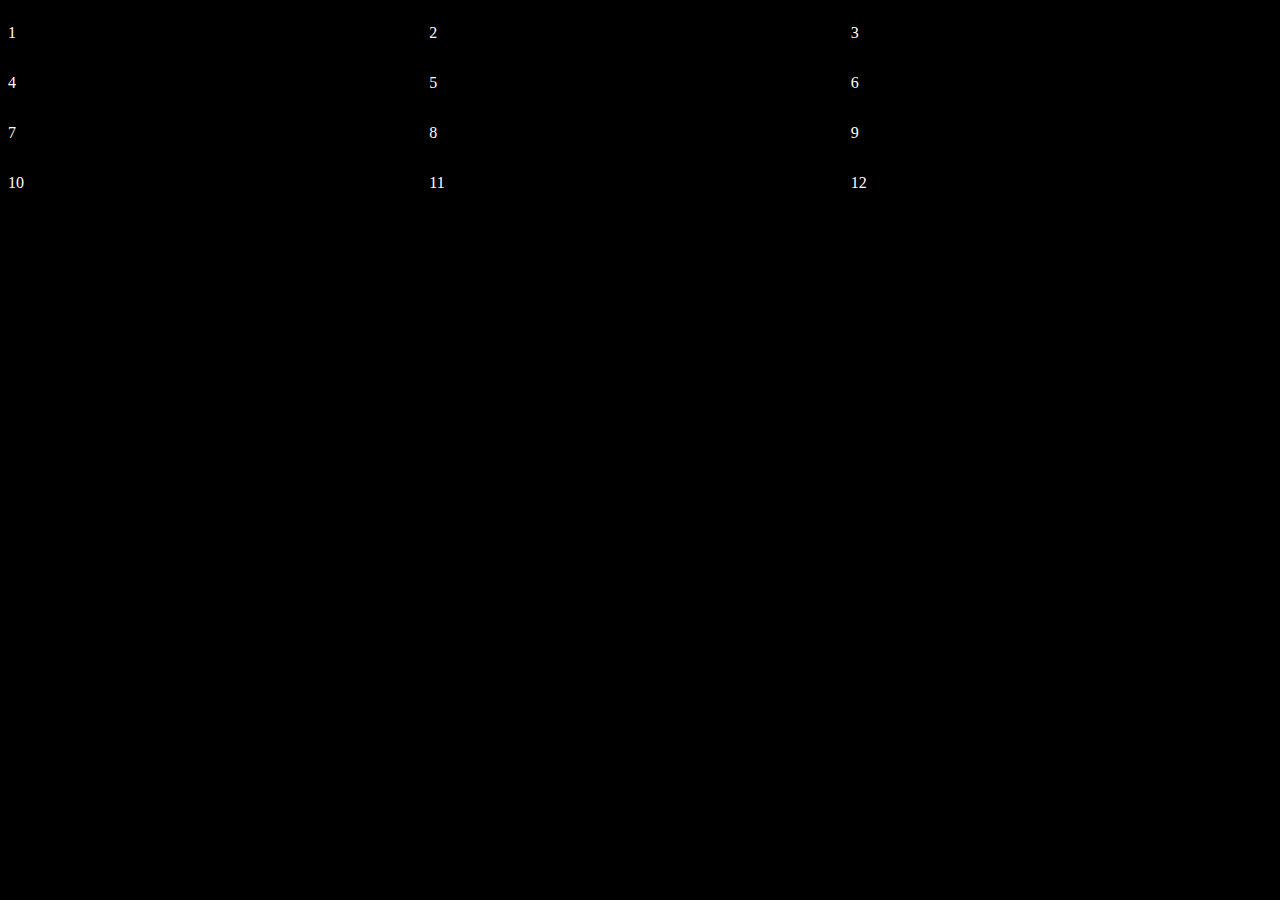
<file: grid-intro/index.html>
<!DOCTYPE html>
<html lang="en">
<head>
    <meta charset="UTF-8">
    <meta name="viewport" content="width=device-width, initial-scale=1.0">
    <title>Document</title>
    <link rel="stylesheet" href="./style.css">
</head>
<body>
    <!-- div.container>p*12 -->
    <div class="container">
        <p class="three">3</p>
        <p class="two">2</p>
        <p class="nine">9</p>
        <p class="four">4</p>
        <p class="five">5</p>
        <p class="eleven">11</p>
        <p class="seven">7</p>
        <p class="eight">8</p>
        <p class="one">1</p>
        <p class="ten">10</p>
        <p class="six">6</p>
        <p class="twelve">12</p>
    </div>
</body>
</html>
</file>
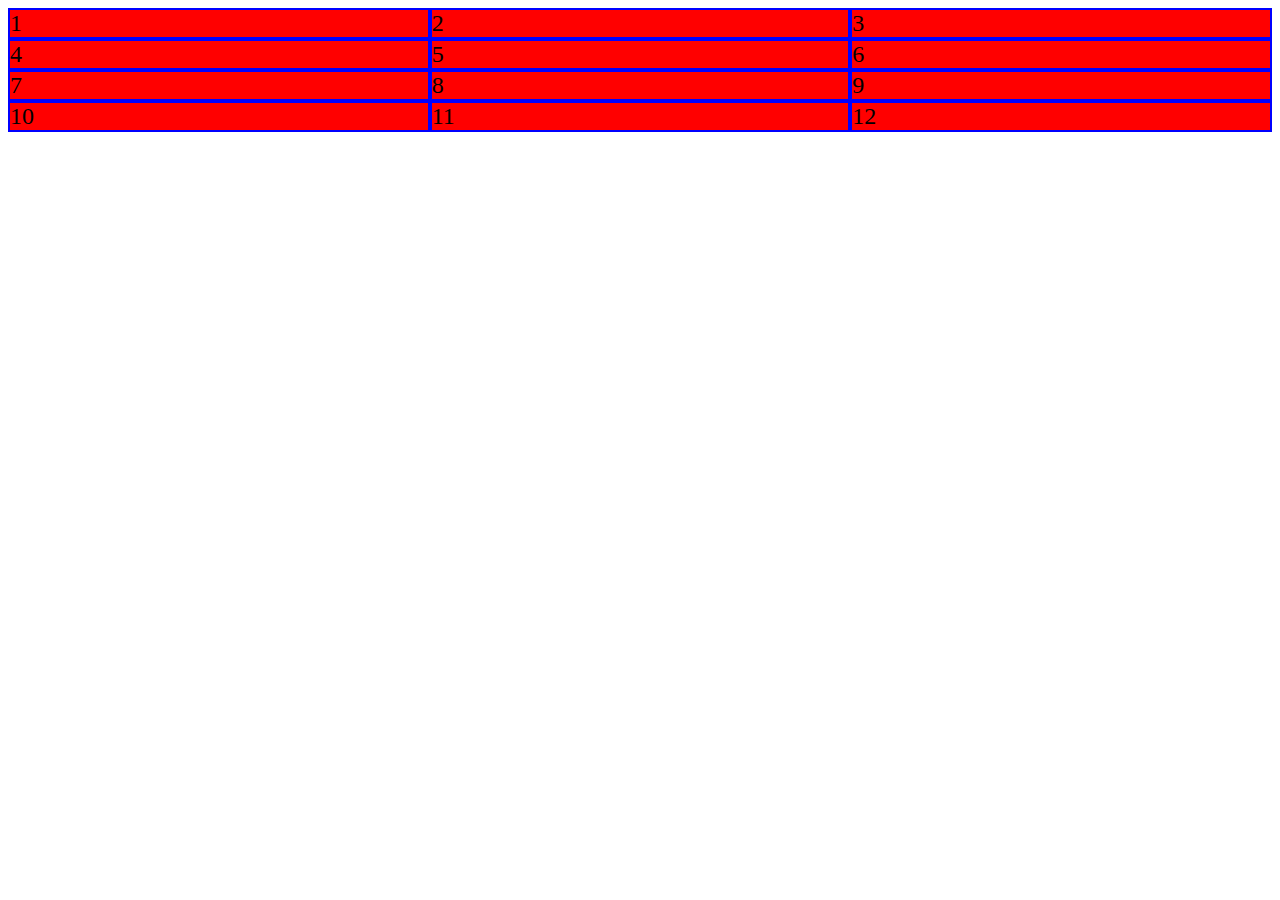
<file: grid-playground/index.html>
<!DOCTYPE html>
<html lang="en">
  <head>
    <meta charset="UTF-8" />
    <meta name="viewport" content="width=device-width, initial-scale=1.0" />
    <title>Grid</title>
    <link rel="stylesheet" href="./styles.css" />
  </head>
  <body>
    <div class="grid">
      <p></p>
      <p></p>
      <p></p>
      <p></p>
      <p></p>
      <p></p>
      <p></p>
      <p></p>
      <p></p>
      <p></p>
      <p></p>
      <p></p>
    </div>
  </body>
</html>
</file>
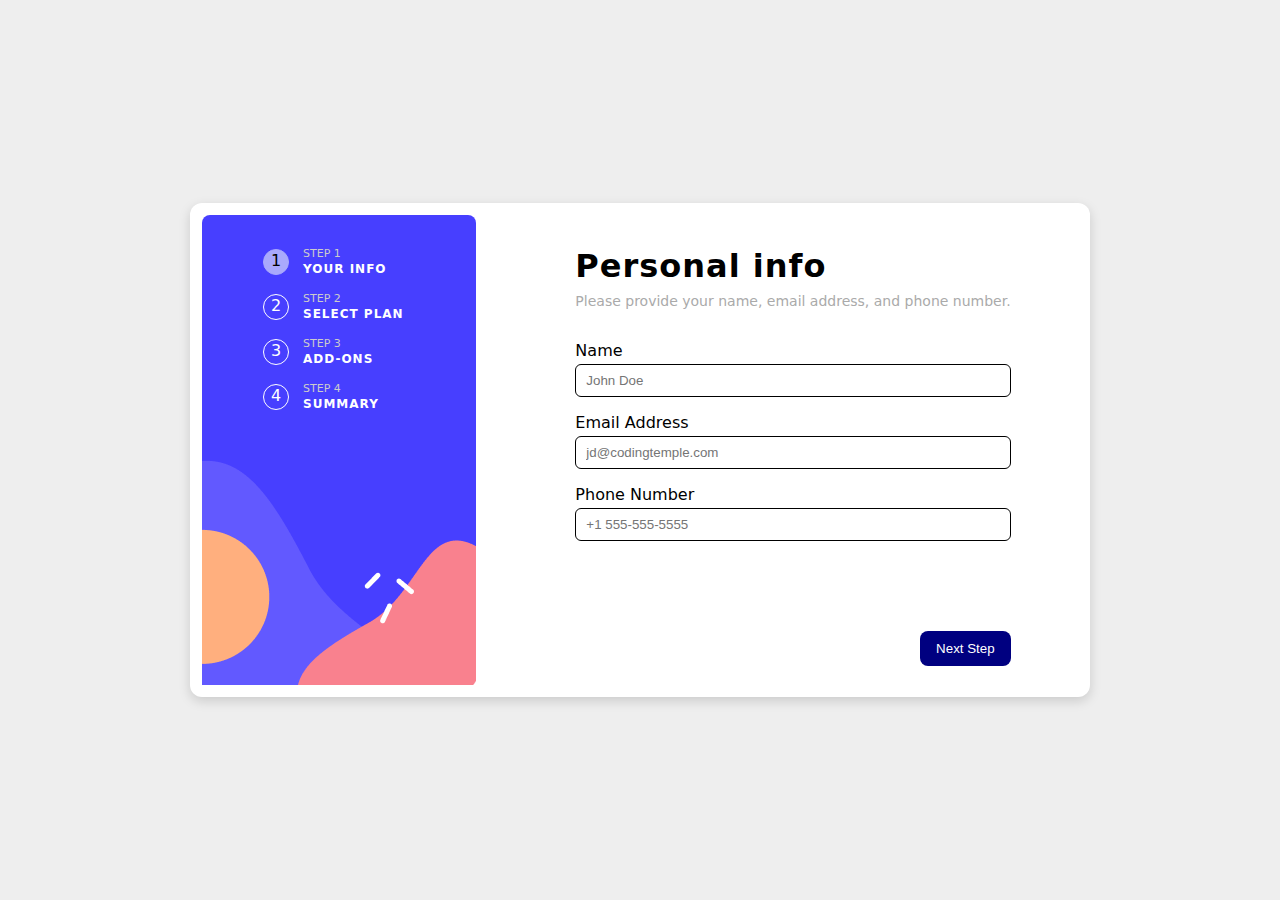
<file: homework-review/index.html>
<!DOCTYPE html>
<html lang="en">
  <head>
    <meta charset="UTF-8" />
    <meta name="viewport" content="width=device-width, initial-scale=1.0" />
    <title>Personal Info HW</title>
    <link rel="stylesheet" href="./styles.css" />
  </head>
  <body>
    <main>
      <aside>
        <ol>
          <li>
            <div>
              <p class="text-light">Step 1</p>
              <p>Your Info</p>
            </div>
          </li>
          <li>
            <div>
              <p class="text-light">Step 2</p>
              <p>Select Plan</p>
            </div>
          </li>
          <li>
            <div>
              <p class="text-light">Step 3</p>
              <p>Add-ons</p>
            </div>
          </li>
          <li>
            <div>
              <p class="text-light">Step 4</p>
              <p>Summary</p>
            </div>
          </li>
        </ol>
        <img src="./graphic.png" alt="" />
      </aside>
      <section>
        <h1>Personal info</h1>
        <h2>Please provide your name, email address, and phone number.</h2>
        <form action="">
          <label for="name">Name</label>
          <input type="text" name="name" placeholder="John Doe" />

          <label for="email">Email Address</label
          ><input type="email" name="email" placeholder="jd@codingtemple.com" />

          <label for="phone">Phone Number</label>
          <input type="tel" name="phone" placeholder="+1 555-555-5555" />

          <button>Next Step</button>
        </form>
      </section>
    </main>
  </body>
</html>
</file>
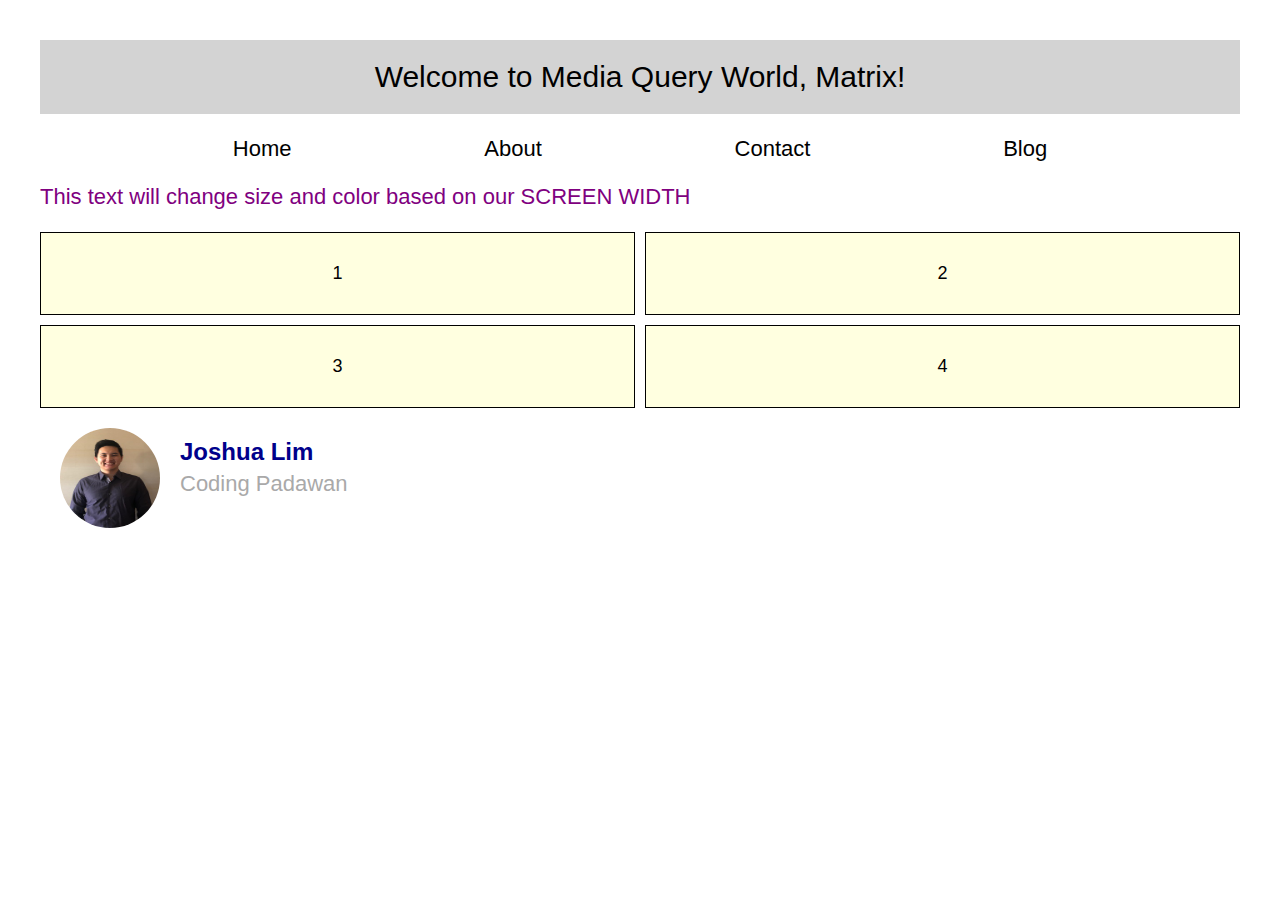
<file: media-query-demo/index.html>
<!DOCTYPE html>
<html lang="en">
<head>
    <meta charset="UTF-8">
    <meta name="viewport" content="width=device-width, initial-scale=1.0">
    <title>Document</title>
    <link rel="stylesheet" href="./style.css">
</head>
<body>
    <header>Welcome to Media Query World, Matrix!</header>
    <nav>
        <ul>
            <li class="nav-li">Home</li>
            <li class="nav-li">About</li>
            <li class="nav-li">Contact</li>
            <li class="nav-li">Blog</li>
        </ul>
    </nav>
    <main>
        <p>This text will change size and color based on our SCREEN WIDTH</p>
        <div class="grid-container">
            <div>1</div>
            <div>2</div>
            <div>3</div>
            <div>4</div>
        </div>
        <section class="flex-profile">
            <img class="profile-pic" src="image.jpg" alt="profile picture">
            <div class="profile-info">
                <h2>Joshua Lim</h2>
                <p>Coding Padawan</p>
            </div>
        </section>
    </main>
</body>
</html>
</file>
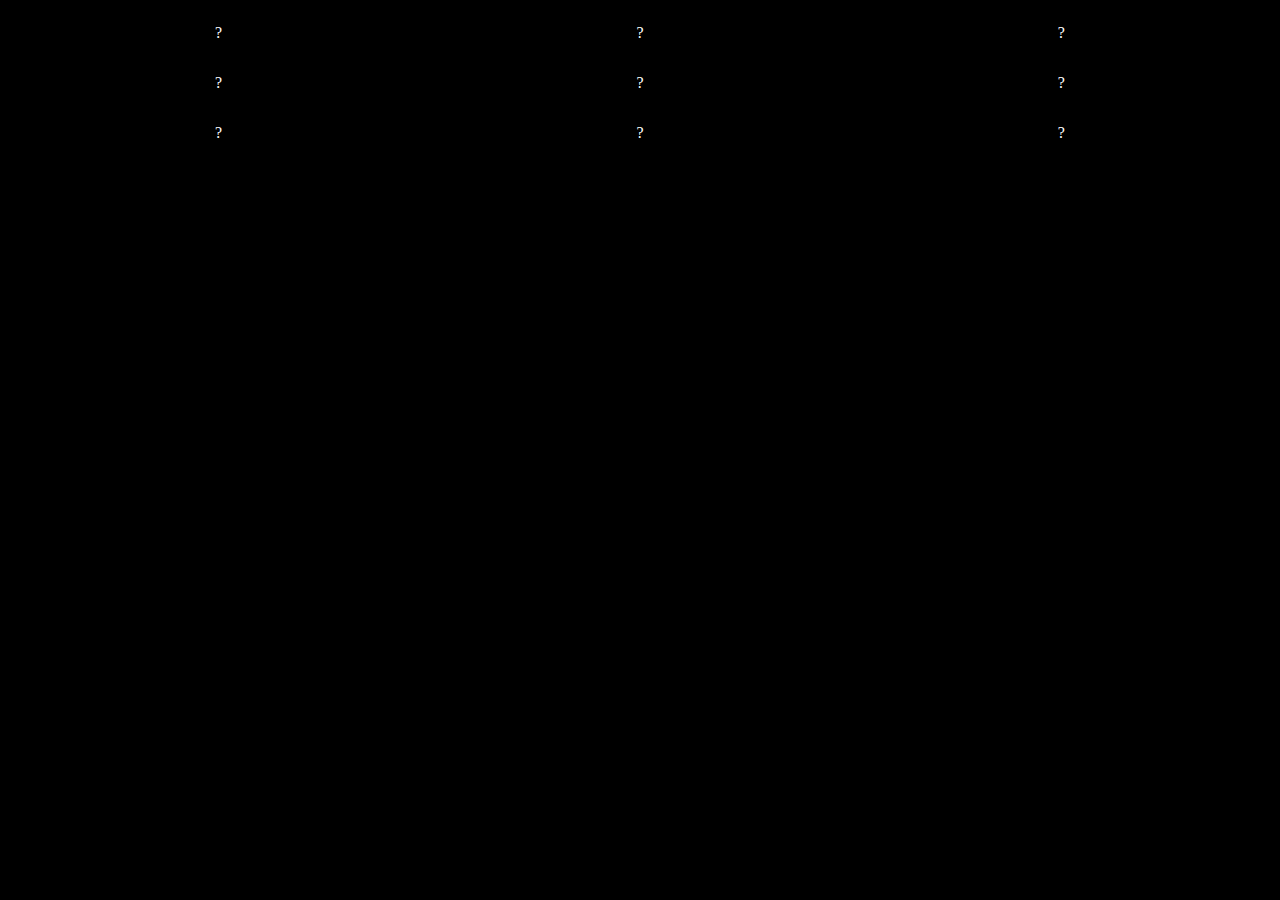
<file: tictactoe/index.html>
<!DOCTYPE html>
<html lang="en">
<head>
    <meta charset="UTF-8">
    <meta name="viewport" content="width=device-width, initial-scale=1.0">
    <title>Document</title>
    <link rel="stylesheet" href="./styles.css">
</head>
<body>
    <div class="container">
        <p id="box1">?</p>
        <p id="box2">?</p>
        <p id="box3">?</p>
        <p id="box4">?</p>
        <p id="box5">?</p>
        <p id="box6">?</p>
        <p id="box7">?</p>
        <p id="box8">?</p>
        <p id="box9">?</p>
    </div>
</body>
</html>
</file>
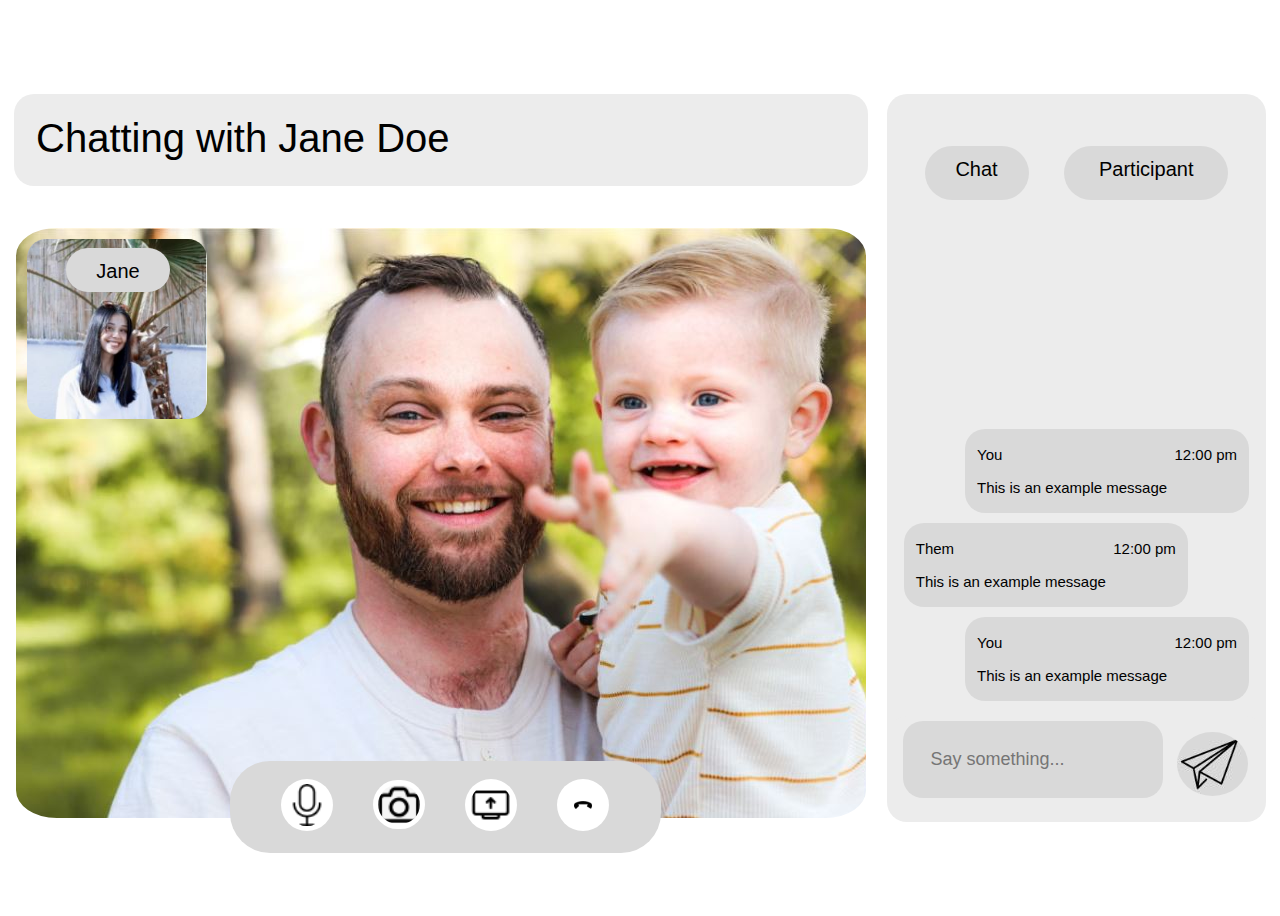
<file: w1d3homework/index.html>
<!DOCTYPE html>
<html lang="en">
<head>
    <meta charset="UTF-8">
    <meta name="viewport" content="width=device-width, initial-scale=1.0">
    <title>Document</title>
    <link rel="stylesheet" href="./styles.css">
</head>
<body>
    <div class="main">
        <p class="jane-chat">Chatting with Jane Doe</p>
        <div>
            <div class="man-image"><div>
                <img class="jane-image" src="jane.JPG" alt="A picture of Jane">
                <p class="jane-circle">Jane</p>
                <div class="call-functions">
                    <p class="mic-container"><img class="call-icons mic-icon" src="mic.png" alt="A mic icon"></p>
                    <p class="camera-container"><img class="call-icons camera-icon" src="camera.png" alt="A camera icon"></p>
                    <p class="cast-container"><img class="call-icons cast-icon" src="cast.png" alt="A cast icon"></p>
                    <p class="phone-container"><img class="call-icons phone-icon" src="phone2.png" alt="A phone icon"></p>
                </div>
            </div>
        </div>
            <!-- <img class="man-image" src="./man.JPG" alt=""> -->
        </div>
        <div class="chat-log">
            <div class="chat-top">
                <p class="chat-participant chat-circle">Chat</p>
                <p class="chat-participant participant-circle">Participant</p>
            </div>
            <div class="chat-middle">
                <div class="chat-message chat-you">
                    <p class="chat-sender">You</p>
                    <p class="chat-time">12:00 pm</p>
                    <p class="chat-content">This is an example message</p>
                </div>
                <div class="chat-message chat-them">
                    <p class="chat-sender">Them</p>
                    <p class="chat-time">12:00 pm</p>
                    <p class="chat-content">This is an example message</p>
                </div>
                <div class="chat-message chat-you">
                    <p class="chat-sender">You</p>
                    <p class="chat-time">12:00 pm</p>
                    <p class="chat-content">This is an example message</p>
                </div>
            </div>
            <div class="chat-bottom">
                <input class="chat-send" type="text" placeholder="Say something..." style="font-size: large;">
                <img class="send-button" src="./plane2.JPG" alt="">
            </div>
        </div>
    </div>
</body>
</html>
</file>
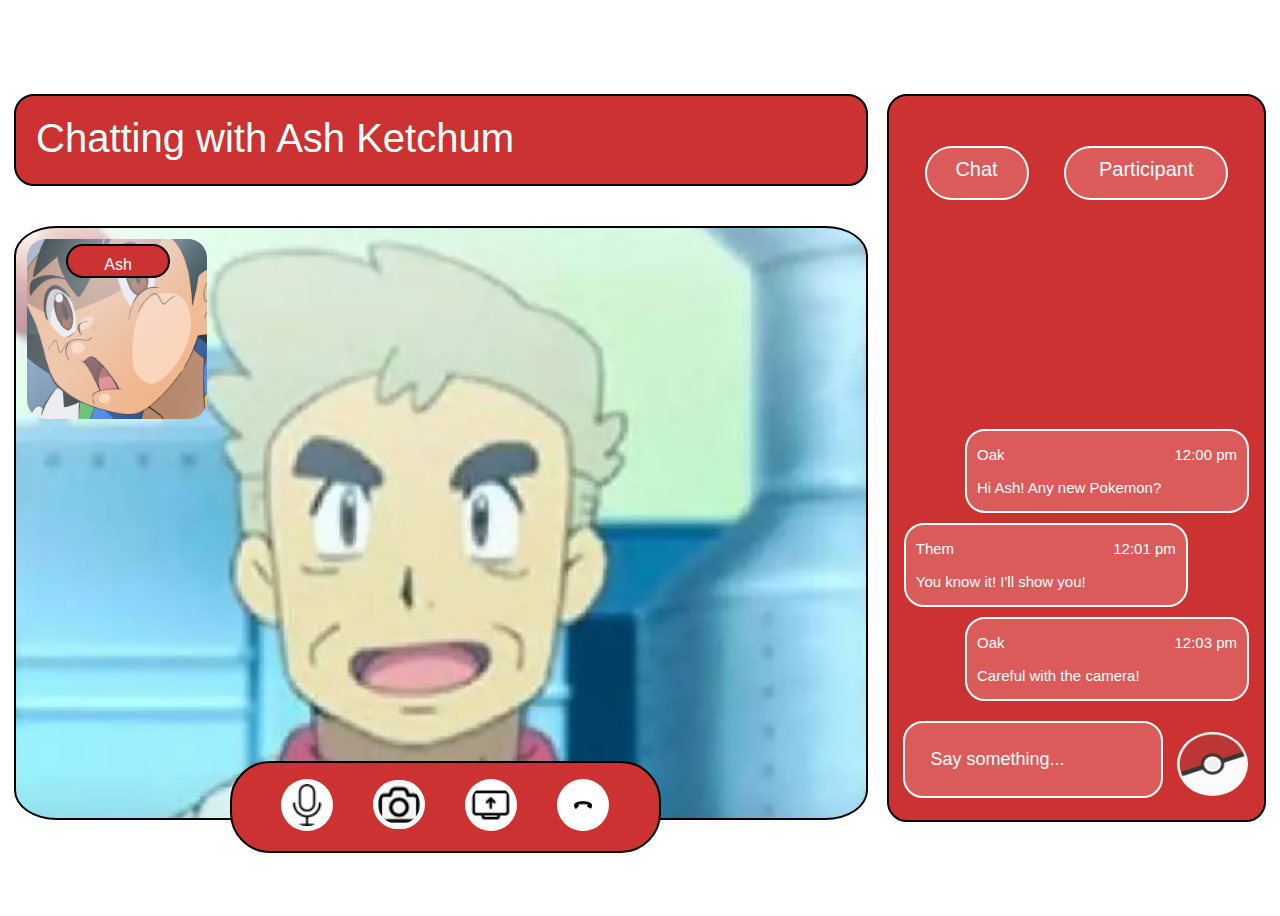
<file: w1d3homework/indexfun.html>
<!DOCTYPE html>
<html lang="en">
<head>
    <meta charset="UTF-8">
    <meta name="viewport" content="width=device-width, initial-scale=1.0">
    <title>Document</title>
    <link rel="stylesheet" href="./stylesfun.css">
</head>
<body>
    <div class="main">
        <p class="jane-chat">Chatting with Ash Ketchum</p>
        <div>
            <div class="man-image"><div>
                <img class="jane-image" src="ash-k.jpg" alt="A picture of Jane">
                <p class="jane-circle">Ash</p>
                <div class="call-functions">
                    <p class="mic-container"><img class="call-icons mic-icon" src="mic.png" alt="A mic icon"></p>
                    <p class="camera-container"><img class="call-icons camera-icon" src="camera.png" alt="A camera icon"></p>
                    <p class="cast-container"><img class="call-icons cast-icon" src="cast.png" alt="A cast icon"></p>
                    <p class="phone-container"><img class="call-icons phone-icon" src="phone2.png" alt="A phone icon"></p>
                </div>
            </div>
        </div>
            <!-- <img class="man-image" src="./man.JPG" alt=""> -->
        </div>
        <div class="chat-log">
            <div class="chat-top">
                <p class="chat-participant chat-circle">Chat</p>
                <p class="chat-participant participant-circle">Participant</p>
            </div>
            <div class="chat-middle">
                <div class="chat-message chat-you">
                    <p class="chat-sender">Oak</p>
                    <p class="chat-time">12:00 pm</p>
                    <p class="chat-content">Hi Ash! Any new Pokemon?</p>
                </div>
                <div class="chat-message chat-them">
                    <p class="chat-sender">Them</p>
                    <p class="chat-time">12:01 pm</p>
                    <p class="chat-content">You know it! I'll show you!</p>
                </div>
                <div class="chat-message chat-you">
                    <p class="chat-sender">Oak</p>
                    <p class="chat-time">12:03 pm</p>
                    <p class="chat-content">Careful with the camera!</p>
                </div>
            </div>
            <div class="chat-bottom">
                <input class="chat-send" type="text" placeholder="Say something..." style="font-size: large">
                <img class="send-button" src="./pokeball2.png" alt="">
            </div>
        </div>
    </div>
</body>
</html>
</file>
<file: grid-intro/style.css>
body {
    background-color: black;
    color: white;
}

.container {
    display: grid;
    grid-template-columns: 1fr 1fr 1fr; /* By making 1fr, it makes that many even columns */
    grid-template-rows: 1fr 1fr 1fr 1fr; /* By making 1fr, it makes that many even rows */
    grid-template-areas:
    "area-one area-two area-three"
    "area-four area-five area-six"
    "area-seven area-eight area-nine"
    "area-ten area-eleven area-twelve"
    ;
}

@media (max-width: 380px) {
    .container {
            display: grid;
    grid-template-columns: 1fr 1fr; /* By making 1fr, it makes that many even columns */
    grid-template-rows: 1fr 1fr 1fr 1fr; /* By making 1fr, it makes that many even rows */
    grid-template-areas:
    "area-one area-two"
    "area-three area-four"
    "area-five area-six"
    "area-seven area-eight"
    "area-nine area-ten"
    "area-eleven area-twelve";
    gap: 2px 5px; /* Same thing as two lines below combined */
    /* row-gap: 2px;
    column-gap: 5px; */
    }
}

.one {
    grid-area: area-one
}

.two {
    grid-area: area-two
}

.three {
    grid-area: area-three
}

.four {
    grid-area: area-four
}

.five {
    grid-area: area-five
}

.six {
    grid-area: area-six
}

.seven {
    grid-area: area-seven
}

.eight {
    grid-area: area-eight
}

.nine {
    grid-area: area-nine
}

.ten {
    grid-area: area-ten
}

.eleven {
    grid-area: area-eleven
}

.twelve {
    grid-area: area-twelve
}

/*  */
</file>
<file: grid-playground/styles.css>
.grid > * {
    margin: 0;
    padding: 0;
  }
  p {
    background: red;
    border: 2px solid blue;
    counter-increment: p;
  }
  
  p::before {
    content: counter(p);
    font-size: 24px;
  }
  
  /* .grid {
    display: grid;
    grid-template-columns: 100px 100px 100px 100px;
    grid-template-columns: repeat(4, 100px);
    grid-template-rows: auto;
    gap: 24px;
  }
  
  p:nth-of-type(1) {
    grid-column: span 2;
  }
  
  p:nth-of-type(5) {
    grid-column: span 3;
    grid-row: span 3;
    grid-column-start: 2;
    grid-column-end: 5;
    grid-row-start: 3;
    grid-row-end: 5;
  } */
  
  .grid {
    display: grid;
    grid-template-areas:
      "one two three"
      "four five six"
      "seven eight nine"
      "ten eleven twelve";
  }
  
  p:nth-of-type(1) {
    grid-area: one;
  }
  
  p:nth-of-type(2) {
    grid-area: two;
  }
  p:nth-of-type(3) {
    grid-area: three;
  }
  p:nth-of-type(4) {
    grid-area: four;
  }
  p:nth-of-type(5) {
    grid-area: five;
  }
  p:nth-of-type(6) {
    grid-area: six;
  }
  p:nth-of-type(7) {
    grid-area: seven;
  }
  p:nth-of-type(8) {
    grid-area: eight;
  }
  p:nth-of-type(9) {
    grid-area: nine;
  }
  p:nth-of-type(10) {
    grid-area: ten;
  }
  p:nth-of-type(11) {
    grid-area: eleven;
  }
  p:nth-of-type(12) {
    grid-area: twelve;
  }
  
  @media (max-width: 800px) {
    .grid {
      grid-template-areas:
        "one two"
        "three four"
        "five six"
        "seven eight"
        "nine ten"
        "eleven twelve";
    }
  }
  
  @media (max-width: 600px) {
    .grid {
      grid-template-areas: none !important;
      grid-template-columns: 1fr;
    }
    p {
      grid-area: none !important;
    }
  }
</file>
<file: homework-review/styles.css>
* {
    margin: 0;
    padding: 0;
    box-sizing: border-box;
  }
  
  html {
    font-family: system-ui, -apple-system, BlinkMacSystemFont, "Segoe UI", Roboto,
      Oxygen, Ubuntu, Cantarell, "Open Sans", "Helvetica Neue", sans-serif;
  }
  
  body {
    background-color: #eeeeee;
    display: flex;
    justify-content: center;
    align-items: center;
    min-height: 100vh; /* makes sure the body takes up the whole height of the screen */
    padding: 16px;
  }
  
  main {
    display: flex;
    background-color: #ffffff;
    max-width: 900px;
    width: 100%;
    margin: 0 auto;
    border-radius: 12px;
    box-shadow: 0 4px 12px rgba(0, 0, 0, 0.15);
    padding: 12px;
    gap: 32px;
    justify-content: space-between;
  }
  
  aside {
    background-color: #473fff;
    color: #ffffff;
    border-radius: 8px;
    overflow-y: clip;
  }
  
  ol {
    --spacing: 64px;
    list-style-type: none;
    padding: calc(var(--spacing) / 2) var(--spacing) 0 var(--spacing);
    margin: 0 auto;
    max-width: 200px;
  }
  
  li {
    position: relative;
    counter-increment: li;
  }
  
  li::before {
    content: counter(li);
    text-align: center;
    width: 24px;
    aspect-ratio: 1 / 1;
    border-radius: 50%;
    border: 1px solid #ffffff;
    position: absolute;
    left: -40px;
    top: 50%;
    transform: translateY(-50%);
    line-height: 1.4;
  }
  
  li:first-of-type::before {
    /* filter: invert(1); inverts the colors of an element */
    color: black;
    background-color: rgb(169, 169, 252);
    border-color: rgb(169, 169, 252);
  }
  
  li:not(:last-of-type) {
    margin-bottom: 16px;
  }
  
  li p {
    text-transform: uppercase;
    font-size: 12px;
    min-width: max-content;
    font-weight: 600;
    margin-bottom: 2px;
  }
  
  li p:not([class]) {
    letter-spacing: 1px;
  }
  
  .text-light {
    font-weight: 300;
    color: #cccccc;
    font-size: 11px;
  }
  
  aside img {
    transform: translateY(4px);
  }
  
  section {
    max-width: 550px;
    padding: 0 24px;
    margin: 0 auto;
  }
  
  h1 {
    padding-top: 32px;
    letter-spacing: 1px;
    margin-bottom: 8px;
  }
  
  h2 {
    font-size: 14px;
    font-weight: 400;
    color: #aaaaaa;
    margin-bottom: 32px;
  }
  
  form {
    display: flex;
    flex-flow: column nowrap;
  }
  
  label {
    font-weight: 500;
    margin-bottom: 4px;
  }
  
  input {
    margin-bottom: 16px;
    padding: 8px 10px;
    border-radius: 6px;
    outline: none;
    border: 1px solid black;
  }
  
  input:last-of-type {
    margin-bottom: 90px;
  }
  
  button {
    align-self: flex-end;
    border: none;
    outline: none;
    background: navy;
    color: white;
    padding: 10px 16px;
    border-radius: 8px;
  }
</file>
<file: media-query-demo/style.css>
body {
    font-family: 'Arial', sans-serif; /* Arial has '' but sans-serif doesn't because it is generic name vs family name */
    margin: 40px;
}

/* Default Styles */

header{
    background-color: lightgrey;
    padding: 20px;
    text-align: center;
}

nav ul {
    display: flex;
    list-style-type: none;
    justify-content: space-around;
    padding: 0;

}

main p {
    font-size: 16px;
    color: black;
}

.grid-container {
    display: grid;
    grid-gap: 10px;
    grid-template-columns: repeat(2,1fr);

}

.grid-container > div {
    padding: 20px;
    border: 1px solid black;
    text-align: center;
    background-color: lightyellow;
}

/* FLEXBOX PROFILE SECTION */

.flex-profile {
    display: flex;
    gap: 20px;
    align-items: center;
}

.profile-pic {
    width: 100px;
    height: 100px;
    border-radius: 50%;
}

.profile-info h2 {
    margin: 0;
    color: darkblue;
}

.profile-info p{
    margin-top: 5px;
    color: darkgray;
}

/* MOBILE LANDSCAPE */

@media (max-width: 767px) {  /* The styles in this block are only going to be applied when at the screen size of 767px */
    main p {
        font-size: 18px;
        color: blue;
    }

    nav ul {
        flex-direction: column;
        text-align: center;
    }

    .nav-li {
        padding: 8px;
        font-size: 18px;
    }

    .flex-profile {
        justify-content: center;
        padding: 10px;
    }

    .grid-container {
        grid-template-columns: repeat(1,1fr);
        row-gap: 20px;
        padding: 20px 0px;
    }

    .grid-container > div {
        padding: 30px 0px;
    }

    header {
        font-size: 22px;
    }
}

/* TABLET LANDSCAPE */

@media (min-width: 768px) and (max-width: 1023px) {
    main p {
        font-size: 20px;
        color: green;
    }

    header {
        font-size: 25px;
    }

    nav ul {
        font-size: 18px;
        padding: 10px 0px;
    }

    .grid-container {
        grid-template-columns: repeat(2, fr);
        column-gap: 20px;
        row-gap: 20px;
        padding: 20px 0px;
    }

    .grid-container > div {
        padding: 25px 0px;
    }

    .flex-profile {
        padding: 10px;
    }
}

/* DESKTOP LANDSCAPE */

@media (min-width: 1024px) {

    header {
        display: flex;
        justify-content: center;
        align-items: center;
        font-size: 30px;
    }

    nav ul {
        justify-content: space-evenly;
        font-size: 22px;
    }

    main p {
        font-size: 22px;
        color: purple;
    }

    .grid-container {
        grid-template-columns: repeat(2, 1fr);
    }

    .grid-container > div {
        padding: 30px 0px;
        font-size: 18px;
    }

    .flex-profile {
        padding: 20px;
    }
}



/*  */
</file>
<file: tictactoe/styles.css>
body {
    background-color: black;
    color: white;
}

.container {
    display: grid;
    grid-template-columns: 1fr 1fr 1fr;
    grid-template-rows: 1fr 1fr 1fr;
    grid-template-areas:
    "area-one area-two area-three"
    "area-four area-five area-six"
    "area-seven area-eight area-nine"
    ;
}


#box1 {
    grid-area: area-one
}

#box2 {
    grid-area: area-two
}

#box3 {
    grid-area: area-three
}

#box4 {
    grid-area: area-four
}

#box5 {
    grid-area: area-five
}

#box6 {
    grid-area: area-six
}

#box7 {
    grid-area: area-seven
}

#box8 {
    grid-area: area-eight
}
#box9 {
    grid-area: area-nine
}

div p {
    text-align: center;
}
</file>
<file: w1d3homework/styles.css>
/* Grid Layout */
body {
    display: flex;
    min-height: 100vh;
    justify-content: center;
    align-items: center;
    font-family: 'Arial';
}

.main {
    /* background-color: blue; */
    background-color: transparent;
    max-width: 1252px;
    /* max-width: 50%; */
    display: grid;
    grid-template-columns: repeat(2, 1fr);
    grid-template-rows: auto;
    /* row-gap: 1%; */
    column-gap: 1.5%;;
    grid-template-areas:
    "jane chat"
    "call chat";
}

/* CALLER SECTION */

.man-image {
    background-image: url(man.JPG);
    grid-area: call;
    /* margin-bottom: 50px; */
    /* border: 2px solid black; */
    border: 2px solid white;
    border-radius: 5%;
    max-width: 854px;
    min-width: 850px;
    min-height: 590px;
    margin-bottom: 20px;
    position: relative;
}

.jane-chat {
    grid-area: jane;
    background-color: #ececec;
    /* border: 2px solid black; */
    border: 2px solid transparent;
    border-radius:20px;
    padding: 20px 0px 20px 20px;
    margin-top: 20px;
    max-height: 60px;
    font-size: 40px;
    align-items: center;
}

.jane-image {
    border: 1px solid transparent;
    border-radius: 20px;;
    object-fit: cover;
    height: 180px;
    width: 180px;
    position: absolute;
    top: 10px;
    left: 10px;
}

.jane-circle {
    padding-top: 10px;
    background-color: #d9d9d9;
    /* border: 2px solid black; */
    border: 2px solid transparent;
    text-align: center;
    border-radius: 30px;
    min-height: 30px;
    min-width: 100px;
    position: absolute;
    left: 50px;
    font-size: 20px;
}

.call-functions {
    display: flex;
    position: absolute;
    min-width: 427px;
    /* border: 2px solid black; */
    border: 2px solid transparent;
    border-radius: 40px;
    bottom: -35px;
    left: 213.5px;
    background-color: #d9d9d9;
    justify-content: space-evenly;
    align-items: center;
}

.phone-icon {
    max-width: 42px;
    max-height: 42px;
}

.call-icons {
    background-color: white;
    padding: 3px;
    /* border: 2px solid black; */
    border: 2px solid transparent;
    border-radius: 50px;
    width: 100%;
}


/* CHAT LOG FORMATTING - IT IS THE COLUMN ON THE RIGHT */

.chat-log {
    min-width: 345.234px;
    margin-top: 20px;
    margin-bottom: 20px;
    grid-area: chat;
    background-color: #ececec;
    /* border: 2px solid black; */
    border: 2px solid transparent;
    border-radius: 20px;
    /* display: flex; */
    /* flex-direction: column; */
    display: grid;
    grid-template-columns: repeat (1, 1fr);
    grid-template-rows: auto;
    grid-template-areas:
    "chat-top"
    "chat-middle"
    "chat-bottom";
}

.chat-participant, .chat-message, .chat-send {
    background-color: #d9d9d9;
}

/* CHAT TOP SECTION */
/* #ececec */

.chat-top {
    /* background-color: yellow; */
    background-color: #ececec;
    font-size: 20px;
    margin-top: 30px;
    min-height: 100px;
    grid-area: chat-top;
    display: flex;
    justify-content: space-evenly;
}

.chat-participant {
    padding: 10px 20px;
    border-radius: 40px;
    /* border: 2px solid black; */
    border: 2px solid transparent;
    text-align: center;
    align-items: center;
    justify-content: center;
}

.chat-circle {
    height: 30px;
    max-width: 60px;
    justify-content: center;
    align-items: center;
}

.chat-participant {
    height: 30px;
    width: 120px;
}

/* CHAT MIDDLE SECTION */

.chat-middle {
    font-size: 15px;
    /* background-color: pink; */
    background-color: #ececec;
    grid-area: chat-middle;
    height: 460.234px;
    display: flex;
    flex-direction: column;
    /* align-self: flex-end; */
    justify-content: flex-end;
    padding: 15px;
}

.chat-message {
    /* border: 2px solid black; */
    border: 2px solid transparent;
    border-radius: 20px;
    margin: 10px 0px;
    width: 260px;
    padding: 0px 10px;
    display: grid;
    grid-template-columns: repeat (2,1fr);
    grid-template-rows: auto;
    grid-template-areas:
    "sender time"
    "message .";
}

.chat-you, .chat-them {
    margin-bottom: 0px;
}

.chat-you {
    align-self: flex-end;
    /* display: flex; */
    height:80px;
}

.chat-them {
    /* display: flex; */
    height: 80px;
    margin-bottom: unset;
}

.chat-sender {
    grid-area: sender;
    text-align: left;
}

.chat-time {
    grid-area: time;
    text-align: right;
    margin-bottom: unset;
    min-width: 70px;
    margin-left: -30px;
}

.chat-content {
    grid-area: message;
    margin-top: unset;
    min-width: 220px;
}

/* CHAT BOTTOM SECTION */

.chat-bottom {
    /* background-color: aquamarine; */
    background-color: #ececec;
    border: 2px solid transparent;
    border-radius: 20px;;
    /* padding-top: 0px; */
    min-height: 100px;
    /* min-width: 354.234px; */
    grid-area: chat-bottom;
    display: flex;
    justify-content: space-evenly;
    align-self: flex-end;
    align-items: flex-end;
}

.send-button {
    /* border: 2px solid black; */
    border: 2px solid transparent;
    border-radius: 100%;
    margin-bottom: 20px;
}

.chat-send {
    padding: 7%;
    border: 2px solid transparent;
    border-radius: 20px;
    margin-bottom: 20px;
    max-width: 205px;
}
</file>
<file: w1d3homework/stylesfun.css>
/* Grid Layout */
body {
    display: flex;
    min-height: 100vh;
    justify-content: center;
    align-items: center;
    font-family: 'Arial';
}

.main {
    /* background-color: blue; */
    background-color: transparent;
    max-width: 1252px;
    /* max-width: 50%; */
    display: grid;
    grid-template-columns: repeat(2, 1fr);
    grid-template-rows: auto;
    /* row-gap: 1%; */
    column-gap: 1.5%;;
    grid-template-areas:
    "jane chat"
    "call chat";
}

/* CALLER SECTION */

.man-image {
    background-image: url(oak.JPG);
    background-size: cover;
    background-repeat: no-repeat;
    grid-area: call;
    /* margin-bottom: 50px; */
    /* border: 2px solid black; */
    border: 2px solid black;
    border-radius: 5%;
    max-width: 854px;
    min-width: 850px;
    min-height: 590px;
    margin-bottom: 20px;
    position: relative;
}

.jane-chat {
    grid-area: jane;
    background-color: #cc3232;
    border: 2px solid black;
    color: white;
    /* border: 2px solid black; */
    /* border: 2px solid transparent; */
    border-radius:20px;
    padding: 20px 0px 20px 20px;
    margin-top: 20px;
    max-height: 60px;
    font-size: 40px;
    align-items: center;
}

.jane-image {
    border: 1px solid transparent;
    border-radius: 20px;;
    object-fit: cover;
    height: 180px;
    width: 180px;
    position: absolute;
    top: 10px;
    left: 10px;
}

.jane-circle {
    padding-top: 10px;
    background-color: #cc3232;
    border: 2px solid black;
    color: white;
    /* border: 2px solid transparent; */
    text-align: center;
    border-radius: 30px;
    min-height: 20px;
    min-width: 100px;
    position: absolute;
    left: 50px;
    font-size: 16px;
}

.call-functions {
    display: flex;
    position: absolute;
    min-width: 427px;
    /* border: 2px solid black; */
    border: 2px solid transparent;
    border-radius: 40px;
    bottom: -35px;
    left: 213.5px;
    background-color: #cc3232;
    border: 2px solid black;
    color: white;
    justify-content: space-evenly;
    align-items: center;
}

.phone-icon {
    max-width: 42px;
    max-height: 42px;
}

.call-icons {
    background-color: white;
    padding: 3px;
    /* border: 2px solid black; */
    border: 2px solid transparent;
    border-radius: 50px;
    width: 100%;
}


/* CHAT LOG FORMATTING - IT IS THE COLUMN ON THE RIGHT */

.chat-log {
    min-width: 345.234px;
    margin-top: 20px;
    margin-bottom: 20px;
    grid-area: chat;
    background-color: #cc3232;
    border: 2px solid black;
    color: white;
    /* border: 2px solid black; */
    /* border: 2px solid transparent; */
    border-radius: 20px;
    /* display: flex; */
    /* flex-direction: column; */
    display: grid;
    grid-template-columns: repeat (1, 1fr);
    grid-template-rows: auto;
    grid-template-areas:
    "chat-top"
    "chat-middle"
    "chat-bottom";
}

.chat-participant, .chat-message, .chat-send {
    background-color: #cc3232;
    border: 2px solid black;
    color: white;
}

/* CHAT TOP SECTION */
/* #ececec */

.chat-top {
    /* background-color: yellow; */
    background-color: #cc3232;
    font-size: 20px;
    margin-top: 30px;
    min-height: 100px;
    grid-area: chat-top;
    display: flex;
    justify-content: space-evenly;
}

.chat-participant {
    padding: 10px 20px;
    border-radius: 40px;
    background-color: #db5b5b;
    border: 2px solid white;
    /* border: 2px solid transparent; */
    text-align: center;
    align-items: center;
    justify-content: center;
}

.chat-circle {
    height: 30px;
    max-width: 60px;
    justify-content: center;
    align-items: center;
}

.chat-participant {
    height: 30px;
    width: 120px;
}

/* CHAT MIDDLE SECTION */

.chat-middle {
    font-size: 15px;
    /* background-color: pink; */
    background-color: #cc3232;
    /* border: 2px solid black; */
    color: white;;
    grid-area: chat-middle;
    height: 460.234px;
    display: flex;
    flex-direction: column;
    /* align-self: flex-end; */
    justify-content: flex-end;
    padding: 15px;
}

.chat-message {
    /* border: 2px solid black; */
    border: 2px solid transparent;
    border-radius: 20px;
    margin: 10px 0px;
    width: 260px;
    padding: 0px 10px;
    display: grid;
    grid-template-columns: repeat (2,1fr);
    grid-template-rows: auto;
    grid-template-areas:
    "sender time"
    "message .";
}

.chat-you, .chat-them {
    margin-bottom: 0px;
}

.chat-you {
    border: 2px solid white;
    background-color: #db5b5b;
    align-self: flex-end;
    /* display: flex; */
    height:80px;
}

.chat-them {
    border: 2px solid white;
    background-color: #db5b5b;
    /* display: flex; */
    height: 80px;
    margin-bottom: unset;
}

.chat-sender {
    grid-area: sender;
    text-align: left;
}

.chat-time {
    grid-area: time;
    text-align: right;
    margin-bottom: unset;
    min-width: 70px;
    margin-left: -30px;
}

.chat-content {
    grid-area: message;
    margin-top: unset;
    min-width: 220px;
}

/* CHAT BOTTOM SECTION */

.chat-bottom {
    /* background-color: aquamarine; */
    background-color: #cc3232;
    border: 2px solid black;
    color: white;
    border: 2px solid transparent;
    border-radius: 20px;;
    /* padding-top: 0px; */
    min-height: 100px;
    /* min-width: 354.234px; */
    grid-area: chat-bottom;
    display: flex;
    justify-content: space-evenly;
    align-self: flex-end;
    align-items: flex-end;
}


::placeholder {
    color: white;
}

.send-button {
    /* border: 2px solid black; */
    border: 2px solid transparent;
    border-radius: 100%;
    margin-bottom: 20px;
    max-height: 64px;
    min-width: 71px;
}

.chat-send {
    padding: 7%;
    border: 2px solid white;
    background-color: #db5b5b;
    border-radius: 20px;
    margin-bottom: 20px;
    max-width: 205px;
}

/* MOBILE LANDSCAPE */

@media (max-width: 767px) {

    body {
        display: flex;
        min-height: 100vh;
        justify-content: center;
        align-items: center;
        font-family: 'Arial';
    }
    
    .main {
        /* background-color: blue; */
        background-color: transparent;
        max-width: 1252px;
        /* max-width: 50%; */
        display: grid;
        grid-template-columns: repeat(1, 1fr);
        grid-template-rows: auto;
        /* row-gap: 1%; */
        column-gap: 1.5%;;
        grid-template-areas:
        "jane"
        "call";
    }
    
    /* CALLER SECTION */
    
    .man-image {
        background-image: url(oak.JPG);
        background-size: cover;
        background-repeat: no-repeat;
        grid-area: call;
        /* margin-bottom: 50px; */
        /* border: 2px solid black; */
        border: 2px solid black;
        border-radius: 5%;
        max-width: 4600px;
        min-width: 400px;
        min-height: 590px;
        margin-bottom: 20px;
        position: relative;
    }
    
    .jane-chat {
        grid-area: jane;
        background-color: #cc3232;
        border: 2px solid black;
        color: white;
        /* border: 2px solid black; */
        /* border: 2px solid transparent; */
        border-radius:20px;
        padding: 20px 0px 20px 20px;
        margin-top: 0px;
        max-height: 20px;
        font-size: 30px;
        align-items: center;
    }
    
    .jane-image {
        border: 1px solid transparent;
        border-radius: 20px;;
        object-fit: cover;
        height: 180px;
        width: 180px;
        position: absolute;
        top: 10px;
        left: 10px;
    }
    
    .jane-circle {
        padding-top: 10px;
        background-color: #cc3232;
        border: 2px solid black;
        color: white;
        /* border: 2px solid transparent; */
        text-align: center;
        border-radius: 30px;
        min-height: 20px;
        min-width: 100px;
        position: absolute;
        left: 50px;
        font-size: 16px;
    }
    
    .call-functions {
        display: flex;
        position: absolute;
        min-width: 202px;
        /* border: 2px solid black; */
        border: 2px solid transparent;
        border-radius: 40px;
        bottom: -35px;
        left: 101px;
        background-color: #cc3232;
        border: 2px solid black;
        color: white;
        justify-content: space-evenly;
        align-items: center;
    }
    
    .phone-icon, .mic-icon, .camera-icon, .cast-icon {
        max-width: 30px;
        max-height: 30px;
    }
    
    .call-icons {
        background-color: white;
        padding: 3px;
        /* border: 2px solid black; */
        border: 2px solid transparent;
        border-radius: 50px;
        width: 100%;
    }
    .chat-log {
        display: none;
    }

}

/* TABLET LANDSCAPE */

@media (min-width: 768px) and (max-width: 1023px) {

    body {
        display: flex;
        min-height: 100vh;
        justify-content: center;
        align-items: center;
        font-family: 'Arial';
    }
    
    .main {
        /* background-color: blue; */
        background-color: transparent;
        max-width: 1252px;
        /* max-width: 50%; */
        display: grid;
        grid-template-columns: repeat(2, 1fr);
        grid-template-rows: auto;
        /* row-gap: 1%; */
        column-gap: 1.5%;;
        grid-template-areas:
        "jane jane"
        "call chat"
        ;
    }
    
    /* CALLER SECTION */
    
    .man-image {
        background-image: url(oak.JPG);
        background-size: cover;
        background-repeat: no-repeat;
        grid-area: call;
        /* margin-bottom: 50px; */
        /* border: 2px solid black; */
        border: 2px solid black;
        border-radius: 5%;
        max-width: 4600px;
        min-width: 400px;
        min-height: 590px;
        margin-bottom: 20px;
        position: relative;
    }
    
    .jane-chat {
        grid-area: jane;
        background-color: #cc3232;
        border: 2px solid black;
        color: white;
        text-align: center;
        /* border: 2px solid black; */
        /* border: 2px solid transparent; */
        border-radius:20px;
        padding: 20px 0px 20px 20px;
        margin-top: 0px;
        max-height: 20px;
        font-size: 30px;
        align-items: center;
    }
    
    .jane-image {
        border: 1px solid transparent;
        border-radius: 20px;;
        object-fit: cover;
        height: 180px;
        width: 180px;
        position: absolute;
        top: 10px;
        left: 10px;
    }
    
    .jane-circle {
        padding-top: 10px;
        background-color: #cc3232;
        border: 2px solid black;
        color: white;
        /* border: 2px solid transparent; */
        text-align: center;
        border-radius: 30px;
        min-height: 20px;
        min-width: 100px;
        position: absolute;
        left: 50px;
        font-size: 16px;
    }
    
    .call-functions {
        display: flex;
        position: absolute;
        min-width: 202px;
        /* border: 2px solid black; */
        border: 2px solid transparent;
        border-radius: 40px;
        bottom: -35px;
        left: 101px;
        background-color: #cc3232;
        border: 2px solid black;
        color: white;
        justify-content: space-evenly;
        align-items: center;
    }
    
    .phone-icon, .mic-icon, .camera-icon, .cast-icon {
        max-width: 30px;
        max-height: 30px;
    }
    
    .call-icons {
        background-color: white;
        padding: 3px;
        /* border: 2px solid black; */
        border: 2px solid transparent;
        border-radius: 50px;
        width: 100%;
    }

    .chat-log {
        min-width: 300px;
        max-height: 594px;
        margin-top: 0px;
        margin-bottom: 40px;
        grid-area: chat;
        background-color: #cc3232;
        border: 2px solid black;
        color: white;
        /* border: 2px solid black; */
        /* border: 2px solid transparent; */
        border-radius: 20px;
        /* display: flex; */
        /* flex-direction: column; */
        display: grid;
        grid-template-columns: repeat (1, 1fr);
        grid-template-rows: auto;
        grid-template-areas:
        "chat-middle"
        "chat-bottom";
    }
    
    .chat-participant, .chat-message, .chat-send {
        background-color: #cc3232;
        border: 2px solid black;
        color: white;
    }
    
    /* CHAT TOP SECTION */
    
    .chat-top {
        /* background-color: yellow; */
        display: none;
        background-color: transparent;
        border: 2px solid transparent;
        border-radius: 20px;
        font-size: 20px;
        margin-top: 30px;
        min-height: 100px;
        grid-area: chat-top;
        display: flex;
        justify-content: space-evenly;
    }
    
    .chat-participant {
        padding: 10px 20px;
        border-radius: 40px;
        background-color: #db5b5b;
        border: 2px solid white;
        /* border: 2px solid transparent; */
        text-align: center;
        align-items: center;
        justify-content: center;
    }
    
    .chat-circle {
        height: 30px;
        max-width: 60px;
        justify-content: center;
        align-items: center;
    }
    
    .chat-participant {
        display: none;
        height: 0px;
        width: 120px;
    }
    
    /* CHAT MIDDLE SECTION */
    
    .chat-middle {
        font-size: 15px;
        /* background-color: pink; */
        background-color: #cc3232;
        border: 2px solid transparent;
        border-radius: 20px;
        color: white;;
        grid-area: chat-middle;
        height: 460.234px;
        display: flex;
        flex-direction: column;
        /* align-self: flex-end; */
        justify-content: flex-end;
        padding: 15px;
    }
    
    .chat-message {
        /* border: 2px solid black; */
        border: 2px solid transparent;
        border-radius: 20px;
        margin: 10px 0px;
        width: 260px;
        padding: 0px 10px;
        display: grid;
        grid-template-columns: repeat (2,1fr);
        grid-template-rows: auto;
        grid-template-areas:
        "sender time"
        "message .";
    }
    
    .chat-you, .chat-them {
        margin-bottom: 0px;
    }
    
    .chat-you {
        border: 2px solid white;
        background-color: #db5b5b;
        align-self: flex-end;
        /* display: flex; */
        height:80px;
    }
    
    .chat-them {
        border: 2px solid white;
        background-color: #db5b5b;
        /* display: flex; */
        height: 80px;
        margin-bottom: unset;
    }
    
    .chat-sender {
        grid-area: sender;
        text-align: left;
    }
    
    .chat-time {
        grid-area: time;
        text-align: right;
        margin-bottom: unset;
        min-width: 70px;
        margin-left: -30px;
    }
    
    .chat-content {
        grid-area: message;
        margin-top: unset;
        min-width: 220px;
    }
    
    /* CHAT BOTTOM SECTION */
    
    .chat-bottom {
        /* background-color: aquamarine; */
        background-color: #cc3232;
        border: 2px solid black;
        color: white;
        border: 2px solid transparent;
        border-radius: 20px;;
        /* padding-top: 0px; */
        min-height: 90px;
        /* min-width: 354.234px; */
        grid-area: chat-bottom;
        display: flex;
        justify-content: space-evenly;
        align-self: flex-end;
        align-items: flex-end;
    }
    
    
    ::placeholder {
        color: white;
    }
    
    .send-button {
        /* border: 2px solid black; */
        border: 2px solid transparent;
        border-radius: 100%;
        margin-bottom: 20px;
        max-height: 64px;
        min-width: 71px;
    }
    
    .chat-send {
        padding: 7%;
        border: 2px solid white;
        background-color: #db5b5b;
        border-radius: 20px;
        margin-bottom: 20px;
        max-width: 205px;
    }

}
</file>
